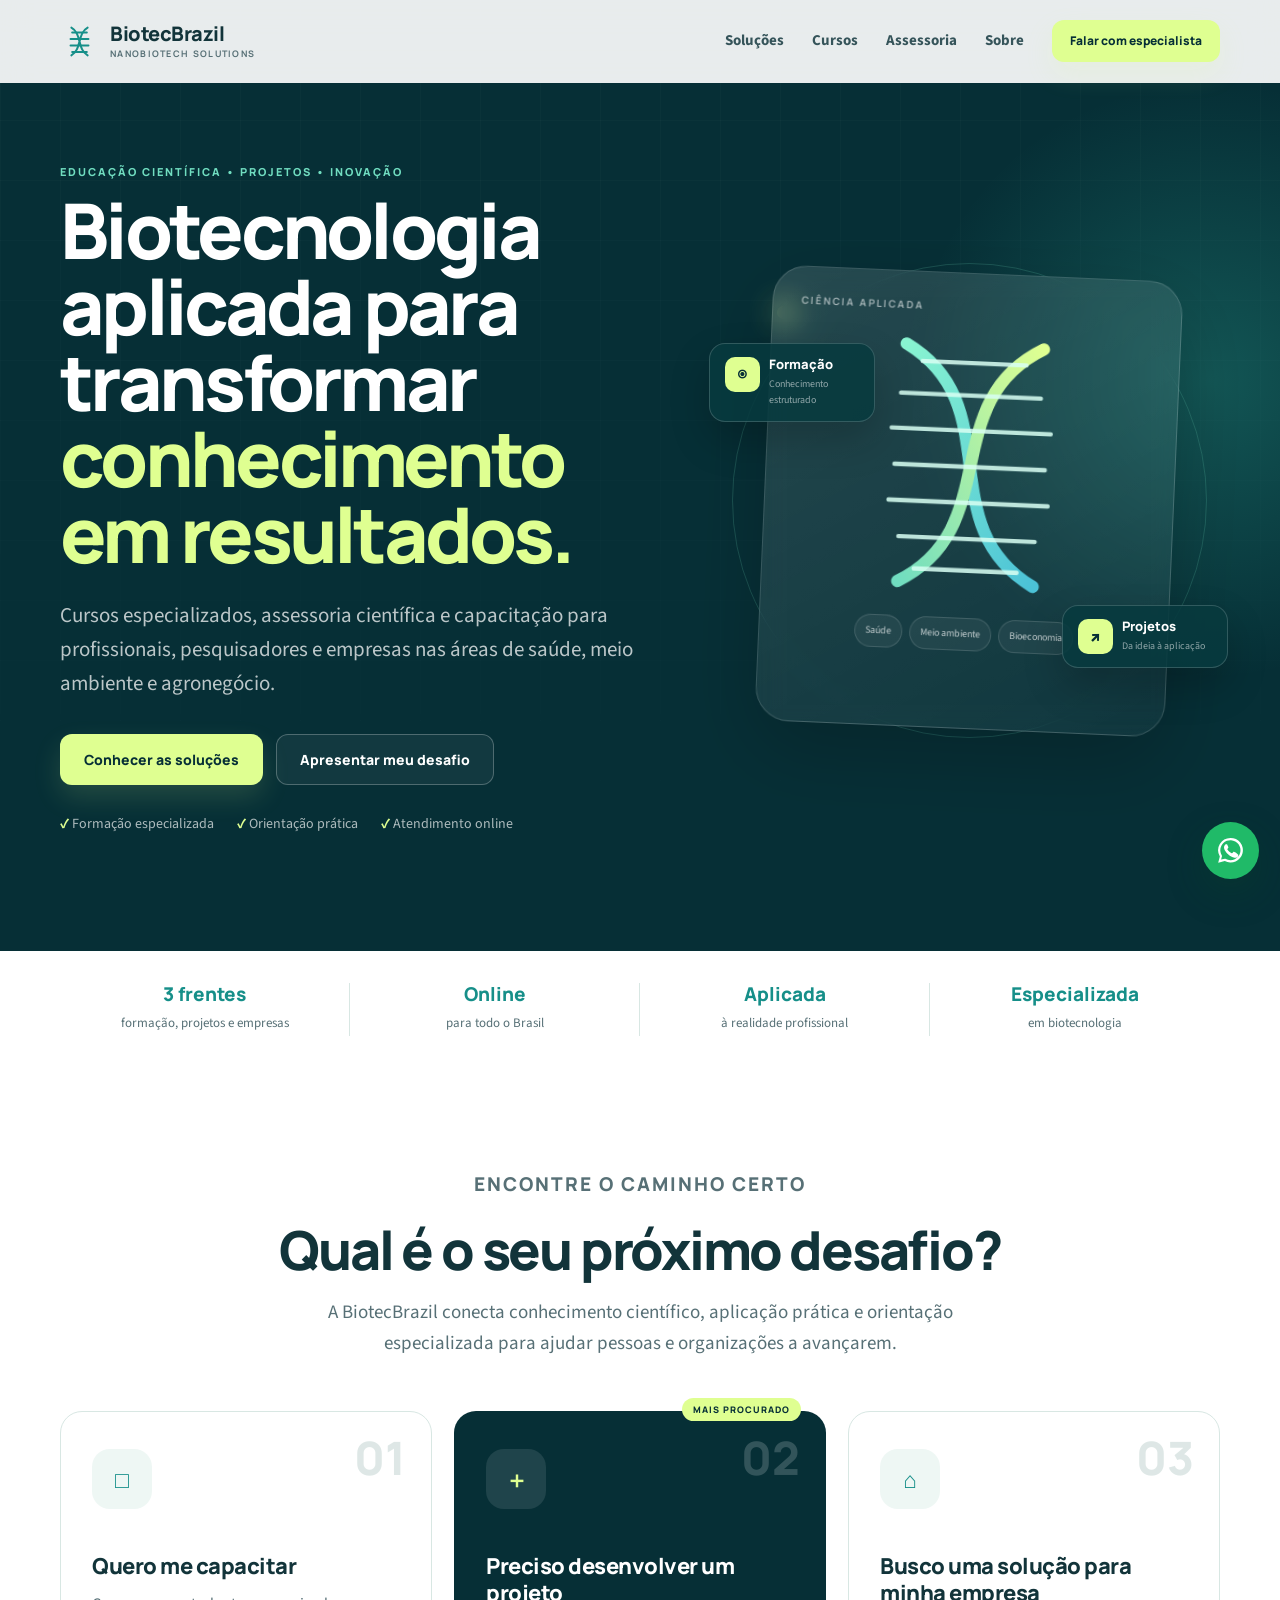
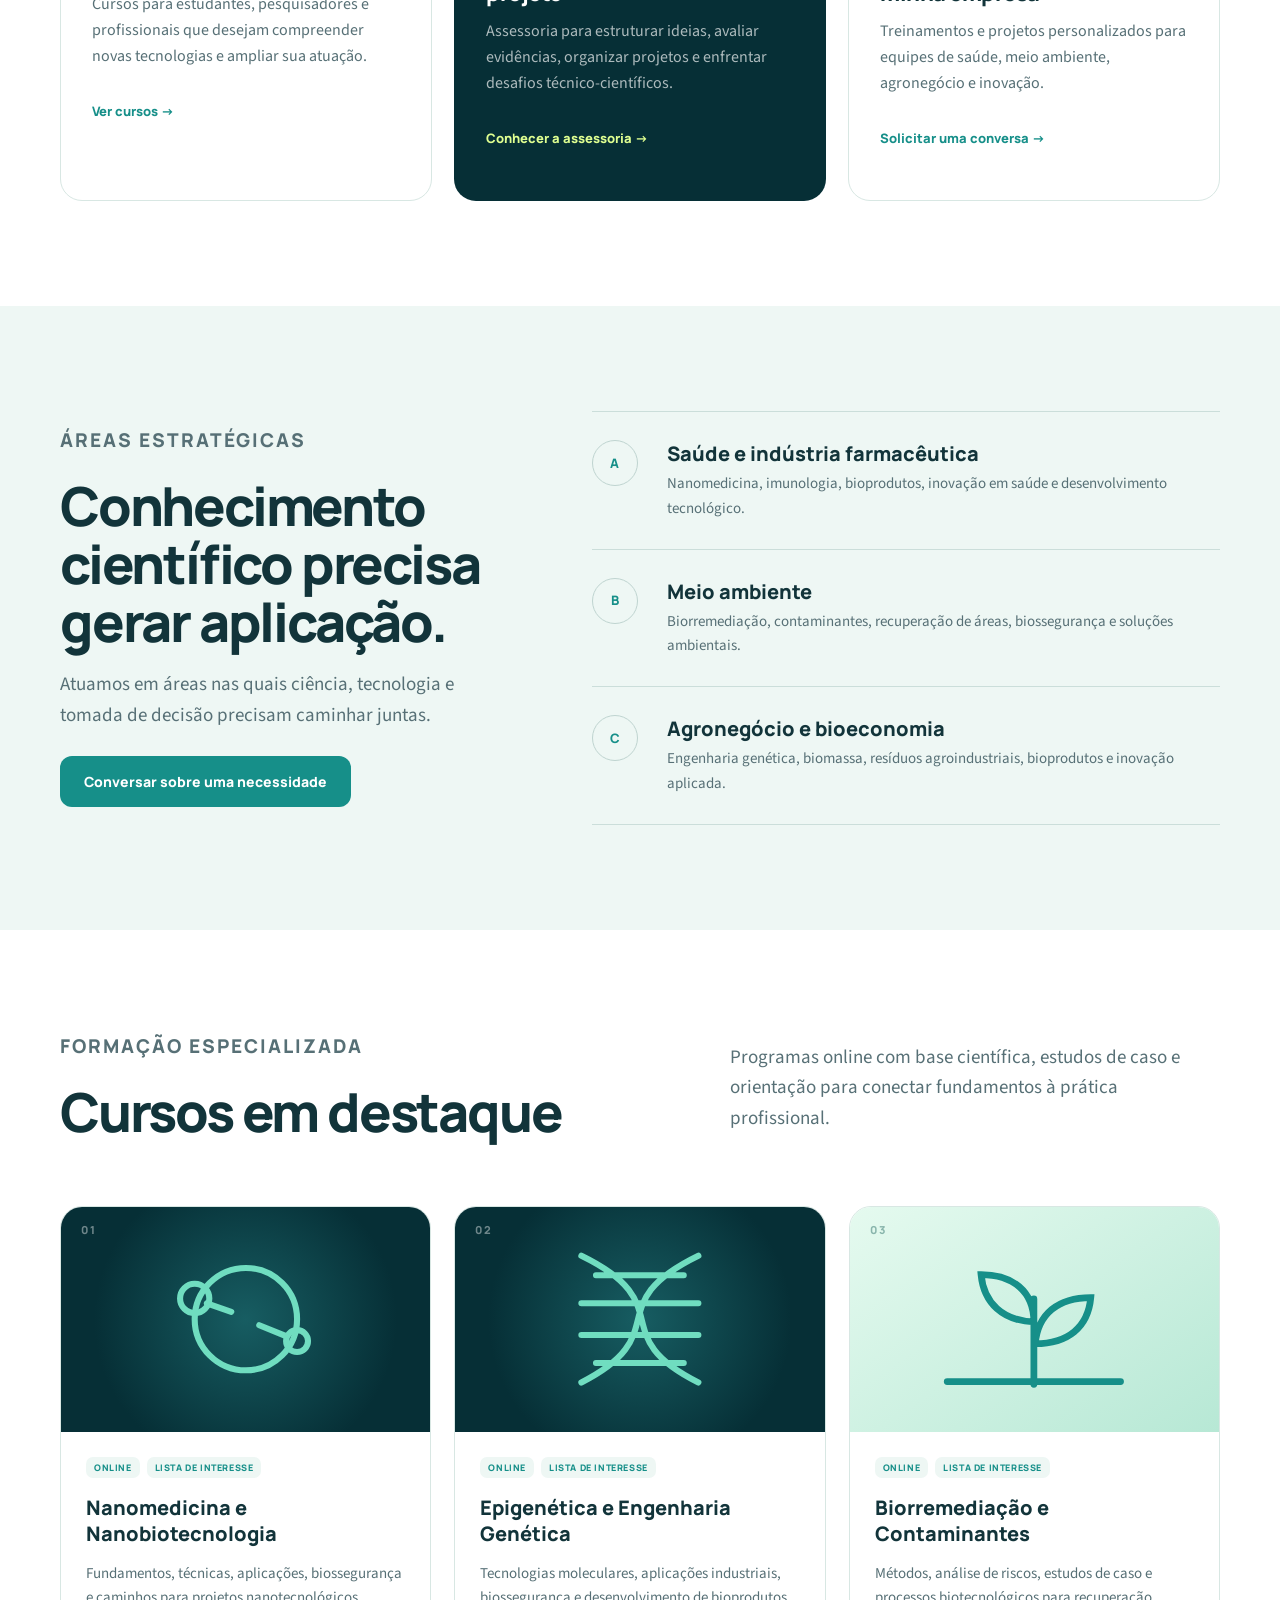
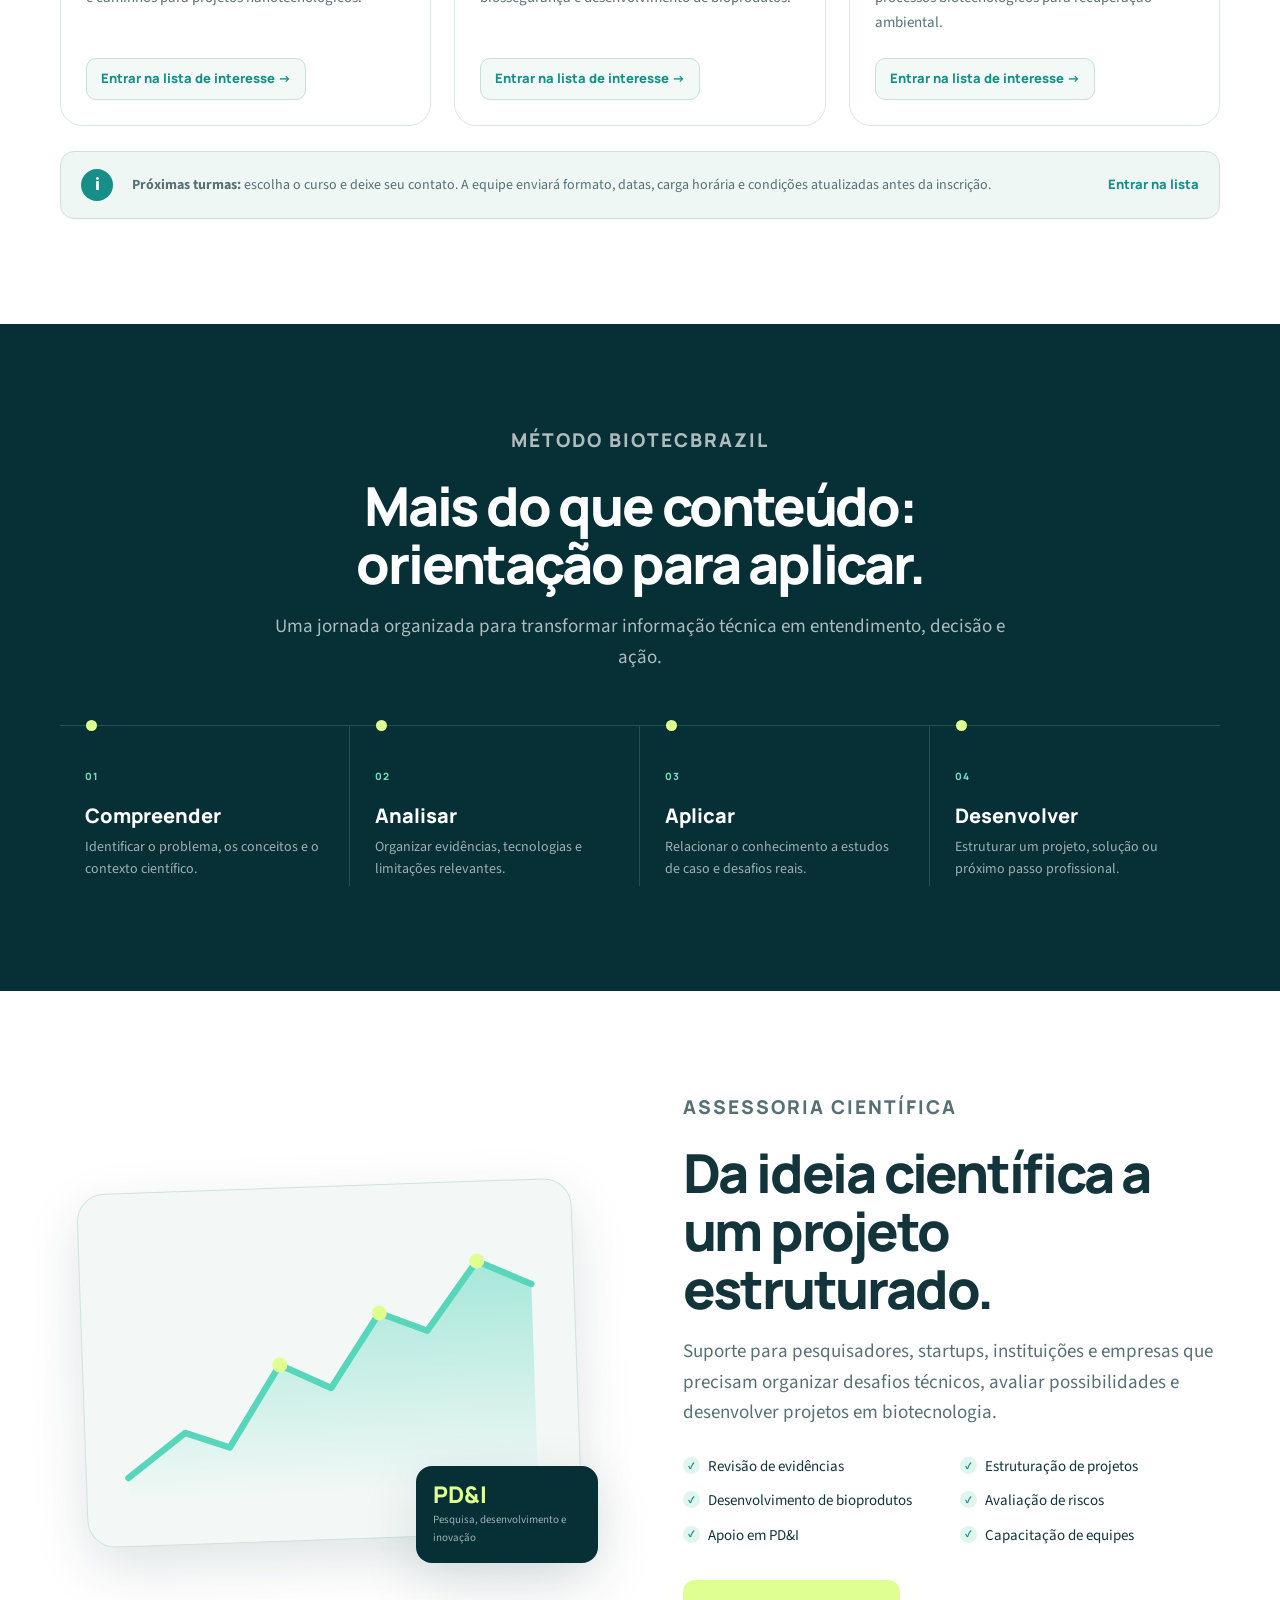
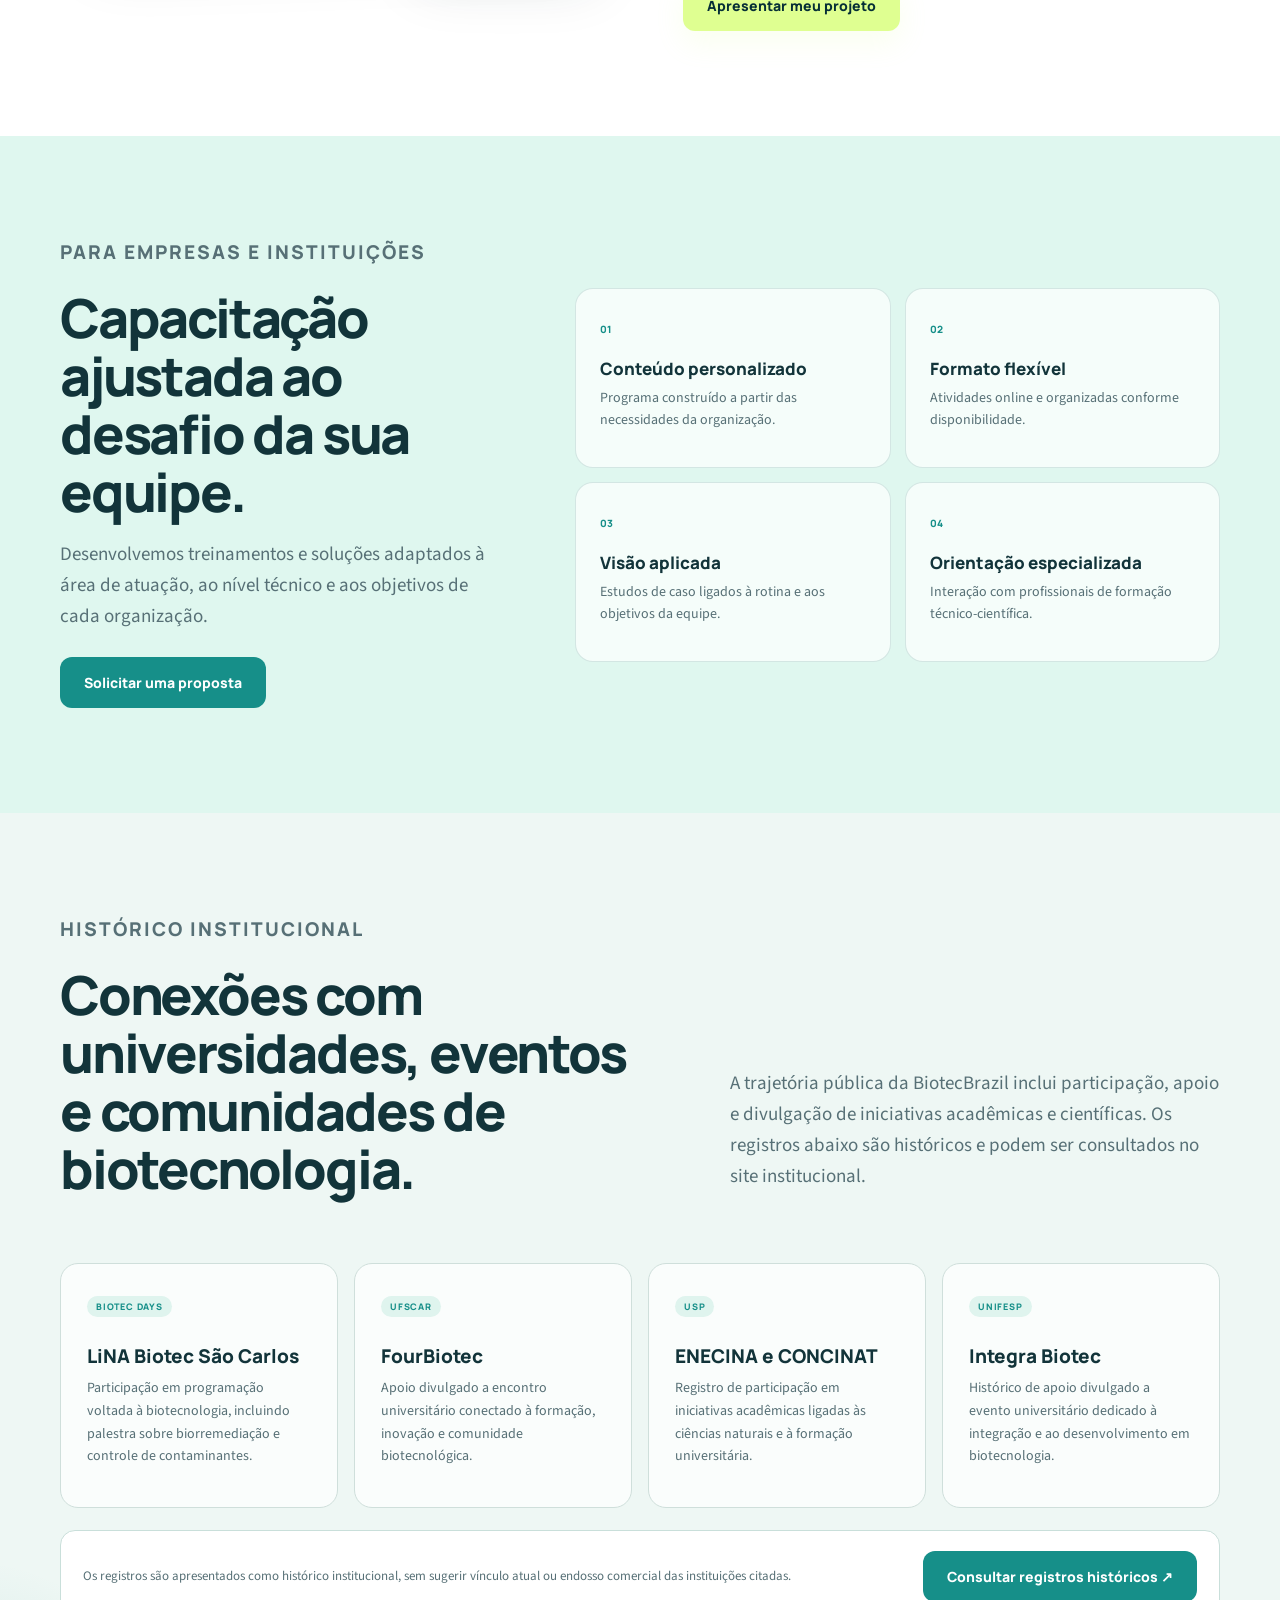
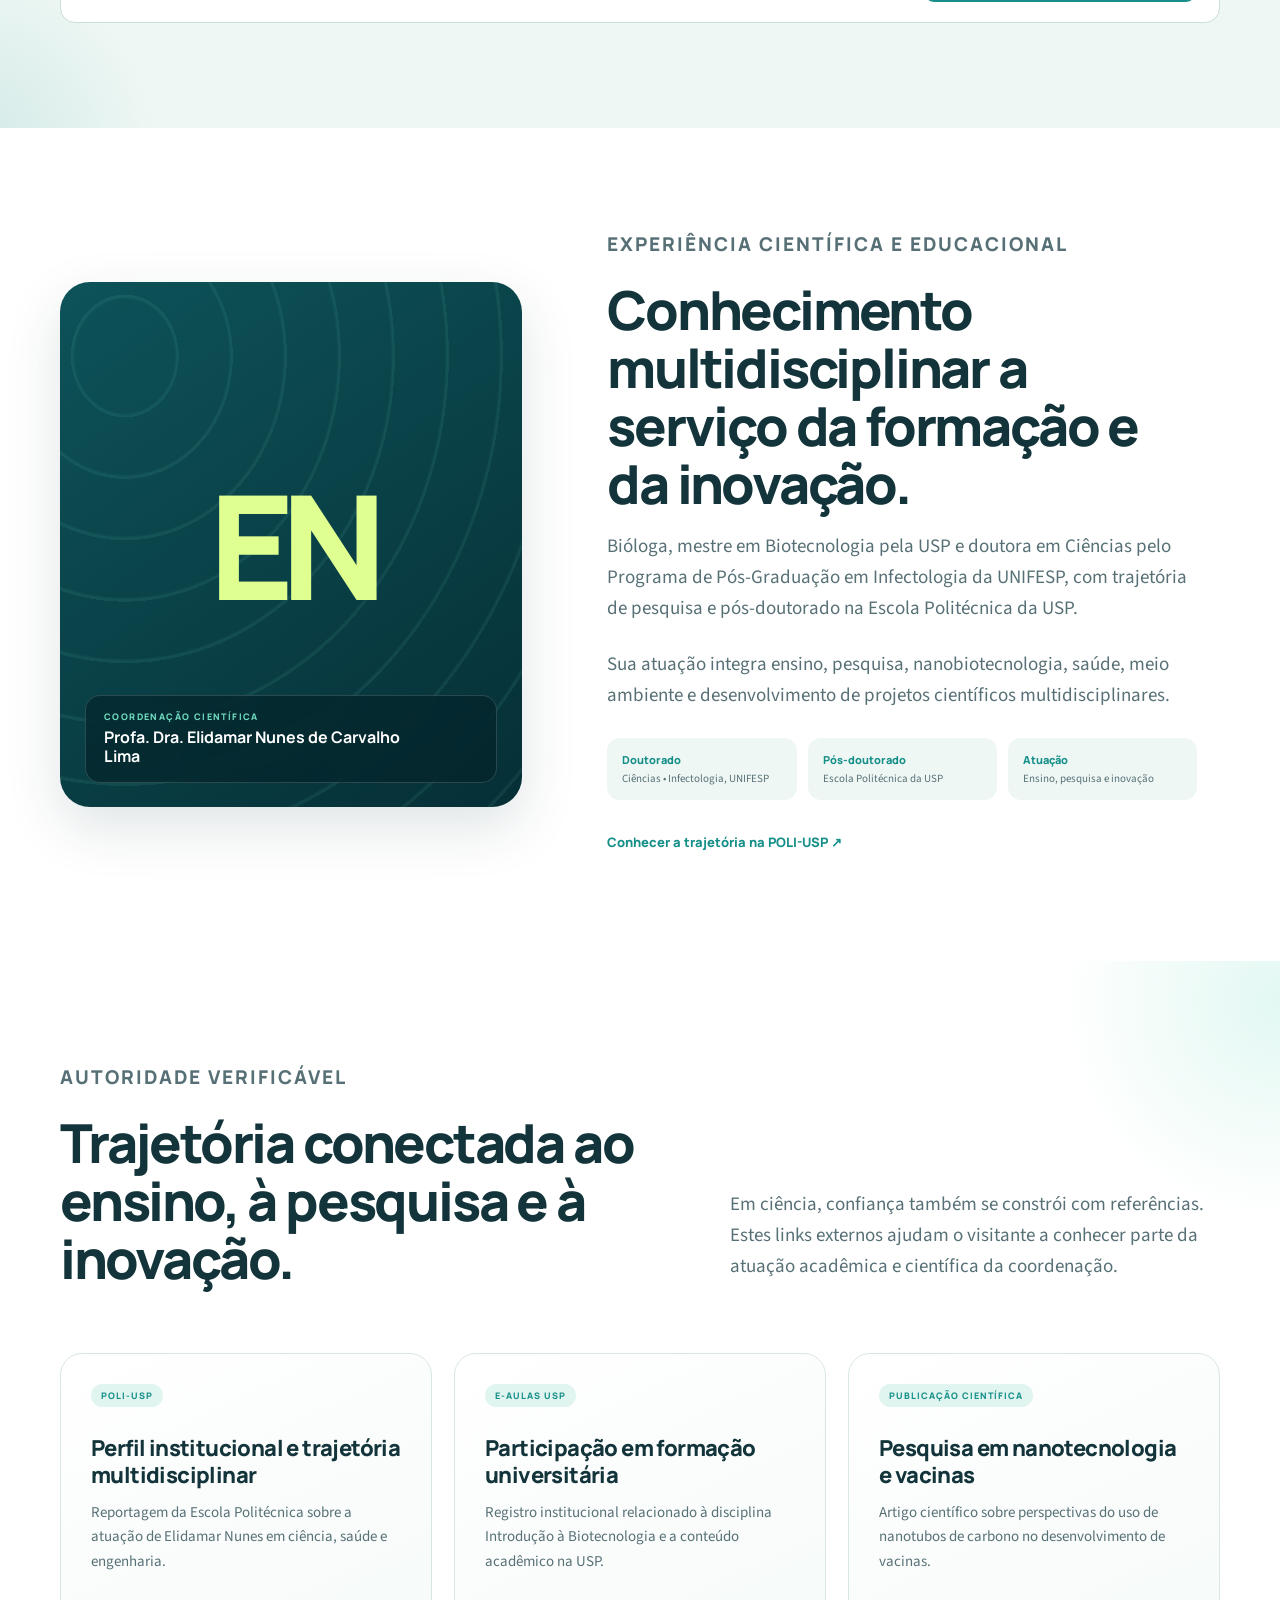
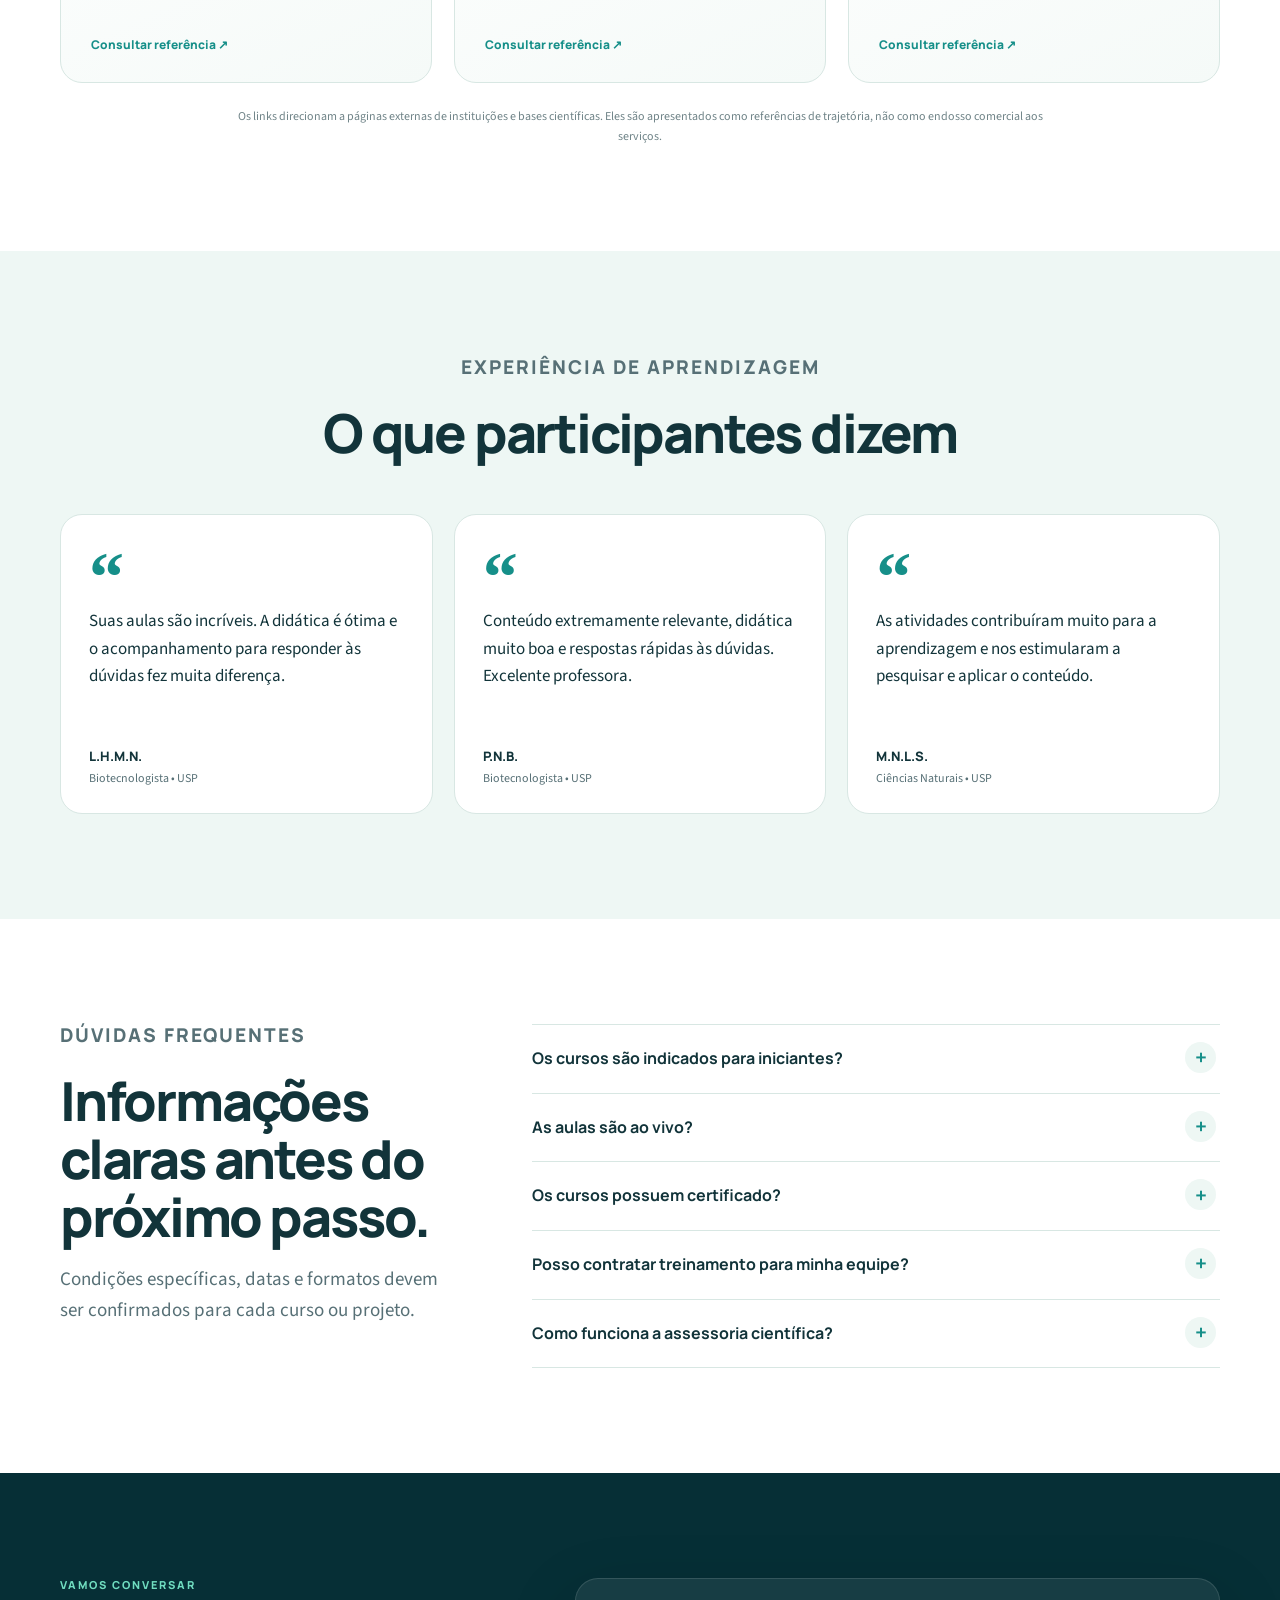
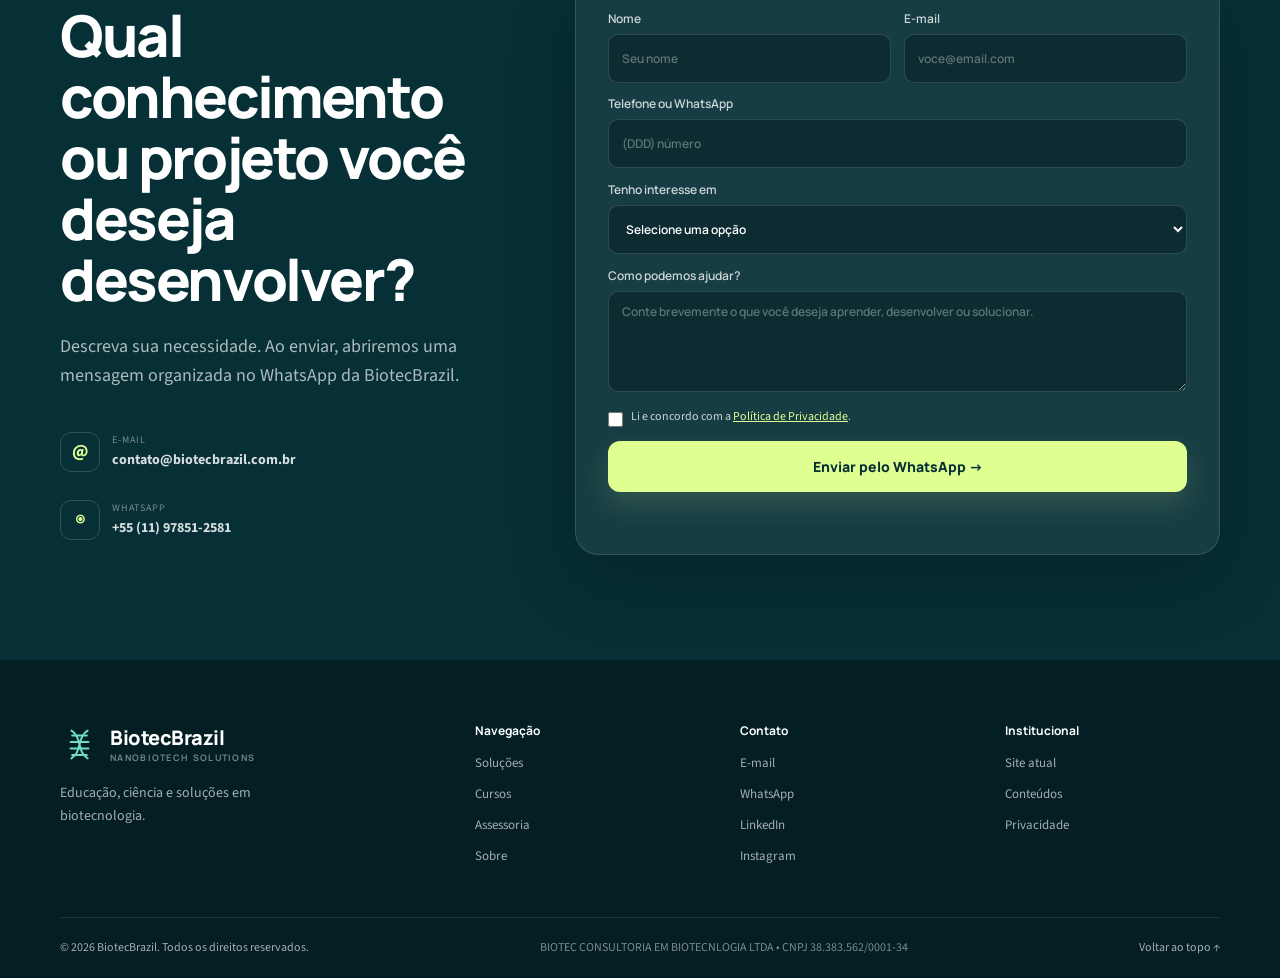
<file: index.html>
<!doctype html>
<html lang="pt-BR">
<head>
  <meta charset="utf-8">
  <meta name="viewport" content="width=device-width,initial-scale=1">
  <meta name="theme-color" content="#062f36">
  <meta name="description" content="Cursos especializados, assessoria científica e capacitação para profissionais, pesquisadores e empresas em biotecnologia.">
  <meta property="og:type" content="website">
  <meta property="og:locale" content="pt_BR">
  <meta property="og:title" content="BiotecBrazil | Ciência aplicada para gerar resultados">
  <meta property="og:description" content="Formação, assessoria científica e soluções para transformar conhecimento em projetos de biotecnologia.">
  <meta property="og:image" content="assets/social-card.svg">
  <title>BiotecBrazil | Ciência aplicada para gerar resultados</title>
  <link rel="preconnect" href="https://fonts.googleapis.com">
  <link rel="preconnect" href="https://fonts.gstatic.com" crossorigin>
  <link href="https://fonts.googleapis.com/css2?family=Manrope:wght@400;600;700;800&family=Source+Sans+3:wght@400;500;600;700&display=swap" rel="stylesheet">
  <link rel="icon" href="assets/favicon.svg" type="image/svg+xml">
  <link rel="stylesheet" href="styles.css">
  <script src="script.js" defer></script>
</head>
<body>
<a class="skip-link" href="#conteudo">Ir para o conteúdo</a>
<header class="site-header" id="topo">
  <div class="container header-inner">
    <a class="brand" href="#topo" aria-label="BiotecBrazil, página inicial">
      <svg class="brand-mark" viewBox="0 0 48 48" aria-hidden="true"><path d="M14 7c13 7 7 27 20 34M34 7c-13 7-7 27-20 34"/><path d="M15 13h18M13 21h22M13 29h22M15 37h18"/></svg>
      <span><strong>BiotecBrazil</strong><small>Nanobiotech Solutions</small></span>
    </a>
    <button class="menu-toggle" type="button" aria-expanded="false" aria-controls="main-nav"><span></span><span></span><span></span><span class="sr-only">Abrir menu</span></button>
    <nav class="main-nav" id="main-nav" aria-label="Navegação principal">
      <a href="#solucoes">Soluções</a><a href="#cursos">Cursos</a><a href="#assessoria">Assessoria</a><a href="#sobre">Sobre</a>
      <a class="button button-sm button-primary" href="#contato">Falar com especialista</a>
    </nav>
  </div>
</header>
<main id="conteudo">
  <section class="hero section-dark">
    <div class="container hero-grid">
      <div class="hero-copy reveal">
        <p class="eyebrow eyebrow-light">Educação científica • Projetos • Inovação</p>
        <h1>Biotecnologia aplicada para transformar <span>conhecimento em resultados.</span></h1>
        <p class="hero-lead">Cursos especializados, assessoria científica e capacitação para profissionais, pesquisadores e empresas nas áreas de saúde, meio ambiente e agronegócio.</p>
        <div class="hero-actions"><a class="button button-primary" href="#solucoes">Conhecer as soluções</a><a class="button button-ghost" href="#contato">Apresentar meu desafio</a></div>
        <ul class="trust-list"><li><span>✓</span> Formação especializada</li><li><span>✓</span> Orientação prática</li><li><span>✓</span> Atendimento online</li></ul>
      </div>
      <div class="hero-visual reveal" aria-label="Ilustração de biotecnologia aplicada">
        <div class="orbit"></div>
        <div class="science-card">
          <div class="mini-label">CIÊNCIA APLICADA</div>
          <svg class="dna-illustration" viewBox="0 0 340 330" aria-hidden="true"><defs><linearGradient id="a" x1="0" y1="0" x2="1" y2="1"><stop stop-color="#89f4d1"/><stop offset="1" stop-color="#4bc2d7"/></linearGradient><linearGradient id="b" x1="1" y1="0" x2="0" y2="1"><stop stop-color="#dfff91"/><stop offset="1" stop-color="#70ddc0"/></linearGradient></defs><path d="M92 30c120 65 35 205 155 270" fill="none" stroke="url(#a)" stroke-width="14" stroke-linecap="round"/><path d="M248 30C128 95 213 235 93 300" fill="none" stroke="url(#b)" stroke-width="14" stroke-linecap="round"/><g stroke="#d8fff3" stroke-width="5" stroke-linecap="round" opacity=".86"><path d="M111 49h118M88 86h159M79 126h181M84 167h171M79 208h181M92 249h155M111 285h117"/></g></svg>
          <div class="visual-caption"><span>Saúde</span><span>Meio ambiente</span><span>Bioeconomia</span></div>
        </div>
        <div class="float-card float-a"><span class="float-icon">◉</span><strong>Formação</strong><small>Conhecimento estruturado</small></div>
        <div class="float-card float-b"><span class="float-icon">↗</span><strong>Projetos</strong><small>Da ideia à aplicação</small></div>
      </div>
    </div>
  </section>
  <section class="metrics" aria-label="Áreas e formatos de atuação"><div class="container metrics-grid"><div><strong>3 frentes</strong><span>formação, projetos e empresas</span></div><div><strong>Online</strong><span>para todo o Brasil</span></div><div><strong>Aplicada</strong><span>à realidade profissional</span></div><div><strong>Especializada</strong><span>em biotecnologia</span></div></div></section>

  <section class="section" id="solucoes">
    <div class="container">
      <div class="section-heading center reveal"><p class="eyebrow">Encontre o caminho certo</p><h2>Qual é o seu próximo desafio?</h2><p>A BiotecBrazil conecta conhecimento científico, aplicação prática e orientação especializada para ajudar pessoas e organizações a avançarem.</p></div>
      <div class="card-grid">
        <article class="path-card reveal"><div class="path-number">01</div><div class="icon-box">□</div><h3>Quero me capacitar</h3><p>Cursos para estudantes, pesquisadores e profissionais que desejam compreender novas tecnologias e ampliar sua atuação.</p><a class="text-link" href="#cursos">Ver cursos →</a></article>
        <article class="path-card featured reveal"><div class="path-badge">Mais procurado</div><div class="path-number">02</div><div class="icon-box">＋</div><h3>Preciso desenvolver um projeto</h3><p>Assessoria para estruturar ideias, avaliar evidências, organizar projetos e enfrentar desafios técnico-científicos.</p><a class="text-link" href="#assessoria">Conhecer a assessoria →</a></article>
        <article class="path-card reveal"><div class="path-number">03</div><div class="icon-box">⌂</div><h3>Busco uma solução para minha empresa</h3><p>Treinamentos e projetos personalizados para equipes de saúde, meio ambiente, agronegócio e inovação.</p><a class="text-link" href="#empresas">Solicitar uma conversa →</a></article>
      </div>
    </div>
  </section>

  <section class="section section-soft" id="areas">
    <div class="container split">
      <div class="section-heading reveal"><p class="eyebrow">Áreas estratégicas</p><h2>Conhecimento científico precisa gerar aplicação.</h2><p>Atuamos em áreas nas quais ciência, tecnologia e tomada de decisão precisam caminhar juntas.</p><a class="button button-secondary" href="#contato">Conversar sobre uma necessidade</a></div>
      <div class="expertise">
        <article class="reveal"><b>A</b><div><h3>Saúde e indústria farmacêutica</h3><p>Nanomedicina, imunologia, bioprodutos, inovação em saúde e desenvolvimento tecnológico.</p></div></article>
        <article class="reveal"><b>B</b><div><h3>Meio ambiente</h3><p>Biorremediação, contaminantes, recuperação de áreas, biossegurança e soluções ambientais.</p></div></article>
        <article class="reveal"><b>C</b><div><h3>Agronegócio e bioeconomia</h3><p>Engenharia genética, biomassa, resíduos agroindustriais, bioprodutos e inovação aplicada.</p></div></article>
      </div>
    </div>
  </section>

  <section class="section" id="cursos">
    <div class="container">
      <div class="section-heading heading-row reveal"><div><p class="eyebrow">Formação especializada</p><h2>Cursos em destaque</h2></div><p>Programas online com base científica, estudos de caso e orientação para conectar fundamentos à prática profissional.</p></div>
      <div class="course-grid">
        <article class="course-card reveal"><div class="course-art"><span>01</span><svg viewBox="0 0 200 120"><circle cx="100" cy="60" r="42"/><circle cx="58" cy="43" r="12"/><circle cx="142" cy="78" r="9"/><path d="M68 47 88 54M133 74l-22-9"/></svg></div><div class="course-content"><div class="course-meta"><span>Online</span><span>Lista de interesse</span></div><h3>Nanomedicina e Nanobiotecnologia</h3><p>Fundamentos, técnicas, aplicações, biossegurança e caminhos para projetos nanotecnológicos.</p><a class="text-link" href="https://biotecbrazil.com.br/curso-nanomedicina-e-nanobiotecnologia/" target="_blank" rel="noopener">Conhecer o curso ↗</a></div></article>
        <article class="course-card reveal"><div class="course-art"><span>02</span><svg viewBox="0 0 200 120"><path d="M52 8c82 40 18 65 96 104M148 8C66 48 130 72 52 112M64 24h72M52 47h96M52 73h96M64 96h72"/></svg></div><div class="course-content"><div class="course-meta"><span>Online</span><span>Lista de interesse</span></div><h3>Epigenética e Engenharia Genética</h3><p>Tecnologias moleculares, aplicações industriais, biossegurança e desenvolvimento de bioprodutos.</p><a class="text-link" href="https://biotecbrazil.com.br/curso-epigenetica-e-engenharia-genetica/" target="_blank" rel="noopener">Conhecer o curso ↗</a></div></article>
        <article class="course-card reveal"><div class="course-art env"><span>03</span><svg viewBox="0 0 180 120"><path d="M90 108V45M90 62C67 61 53 48 51 27c23 0 39 12 39 35ZM91 78c24 0 39-12 41-34-24 0-39 12-41 34ZM26 106h128"/></svg></div><div class="course-content"><div class="course-meta"><span>Online</span><span>Lista de interesse</span></div><h3>Biorremediação e Contaminantes</h3><p>Métodos, análise de riscos, estudos de caso e processos biotecnológicos para recuperação ambiental.</p><a class="text-link" href="https://biotecbrazil.com.br/curso-de-remediacao/" target="_blank" rel="noopener">Conhecer o curso ↗</a></div></article>
      </div>
      <div class="course-note reveal"><b>i</b><p><strong>Datas e turmas:</strong> esta versão não anuncia datas antigas. O visitante entra em uma lista de interesse até a confirmação da próxima turma.</p><a class="text-link" href="#contato">Entrar na lista</a></div>
    </div>
  </section>

  <section class="section section-dark" id="metodo">
    <div class="container"><div class="section-heading center reveal"><p class="eyebrow eyebrow-light">Método BiotecBrazil</p><h2>Mais do que conteúdo: orientação para aplicar.</h2><p>Uma jornada organizada para transformar informação técnica em entendimento, decisão e ação.</p></div>
      <div class="method-grid"><article class="method-step reveal"><span>01</span><h3>Compreender</h3><p>Identificar o problema, os conceitos e o contexto científico.</p></article><article class="method-step reveal"><span>02</span><h3>Analisar</h3><p>Organizar evidências, tecnologias e limitações relevantes.</p></article><article class="method-step reveal"><span>03</span><h3>Aplicar</h3><p>Relacionar o conhecimento a estudos de caso e desafios reais.</p></article><article class="method-step reveal"><span>04</span><h3>Desenvolver</h3><p>Estruturar um projeto, solução ou próximo passo profissional.</p></article></div>
    </div>
  </section>

  <section class="section" id="assessoria">
    <div class="container assessment">
      <div class="lab reveal" aria-hidden="true"><div class="lab-panel"><svg viewBox="0 0 420 290"><defs><linearGradient id="chart" x1="0" y1="0" x2="0" y2="1"><stop stop-color="#58d6bc" stop-opacity=".5"/><stop offset="1" stop-color="#58d6bc" stop-opacity="0"/></linearGradient></defs><path d="M20 245 74 205 115 220 164 145 211 168 258 100 302 118 350 55 400 78V270H20Z" fill="url(#chart)"/><path d="M20 245 74 205 115 220 164 145 211 168 258 100 302 118 350 55 400 78" fill="none" stroke="#58d6bc" stroke-width="6" stroke-linecap="round" stroke-linejoin="round"/><g fill="#dfff91"><circle cx="164" cy="145" r="7"/><circle cx="258" cy="100" r="7"/><circle cx="350" cy="55" r="7"/></g></svg></div><div class="lab-badge"><strong>PD&amp;I</strong><span>Pesquisa, desenvolvimento e inovação</span></div></div>
      <div class="section-heading reveal"><p class="eyebrow">Assessoria científica</p><h2>Da ideia científica a um projeto estruturado.</h2><p>Suporte para pesquisadores, startups, instituições e empresas que precisam organizar desafios técnicos, avaliar possibilidades e desenvolver projetos em biotecnologia.</p><ul class="checks"><li>Revisão de evidências</li><li>Estruturação de projetos</li><li>Desenvolvimento de bioprodutos</li><li>Avaliação de riscos</li><li>Apoio em PD&amp;I</li><li>Capacitação de equipes</li></ul><a class="button button-primary" href="#contato" data-interest="Assessoria científica">Apresentar meu projeto</a></div>
    </div>
  </section>

  <section class="section" id="empresas" style="background:#dff7ef">
    <div class="container business"><div class="section-heading reveal"><p class="eyebrow">Para empresas e instituições</p><h2>Capacitação ajustada ao desafio da sua equipe.</h2><p>Desenvolvemos treinamentos e soluções adaptados à área de atuação, ao nível técnico e aos objetivos de cada organização.</p><a class="button button-secondary" href="#contato" data-interest="Treinamento para empresa">Solicitar uma proposta</a></div><div class="option-grid"><article class="option reveal"><span>01</span><h3>Conteúdo personalizado</h3><p>Programa construído a partir das necessidades da organização.</p></article><article class="option reveal"><span>02</span><h3>Formato flexível</h3><p>Atividades online e organizadas conforme disponibilidade.</p></article><article class="option reveal"><span>03</span><h3>Visão aplicada</h3><p>Estudos de caso ligados à rotina e aos objetivos da equipe.</p></article><article class="option reveal"><span>04</span><h3>Orientação especializada</h3><p>Interação com profissionais de formação técnico-científica.</p></article></div></div>
  </section>

  <section class="section" id="sobre">
    <div class="container expert-grid"><div class="portrait reveal"><div class="portrait-initials">EN</div><div class="portrait-label"><span>Coordenação científica</span><strong>Profa. Dra. Elidamar Nunes</strong></div></div><div class="section-heading reveal"><p class="eyebrow">Experiência científica e educacional</p><h2>Conhecimento multidisciplinar a serviço da formação e da inovação.</h2><p>Bióloga, doutora em Medicina-Genoma pela UNIFESP, mestre em Biotecnologias e com pós-doutorado na Escola Politécnica da USP.</p><p>Sua trajetória reúne ensino, pesquisa, desenvolvimento científico e capacitação em nanotecnologia, biotecnologia, saúde e meio ambiente.</p><div class="qualification"><div><strong>Doutorado</strong><span>Medicina-Genoma</span></div><div><strong>Pós-doutorado</strong><span>Escola Politécnica da USP</span></div><div><strong>Atuação</strong><span>Ensino, pesquisa e projetos</span></div></div><a class="text-link" href="https://biotecbrazil.com.br/" target="_blank" rel="noopener">Conhecer a trajetória completa ↗</a></div></div>
  </section>

  <section class="section section-soft" id="depoimentos">
    <div class="container"><div class="section-heading center reveal"><p class="eyebrow">Experiência de aprendizagem</p><h2>O que participantes dizem</h2></div><div class="testimonial-grid"><blockquote class="testimonial reveal"><div class="quote">“</div><p>Suas aulas são incríveis. A didática é ótima e o acompanhamento para responder às dúvidas fez muita diferença.</p><footer><strong>L.H.M.N.</strong><span>Biotecnologista • USP</span></footer></blockquote><blockquote class="testimonial reveal"><div class="quote">“</div><p>Conteúdo extremamente relevante, didática muito boa e respostas rápidas às dúvidas. Excelente professora.</p><footer><strong>P.N.B.</strong><span>Biotecnologista • USP</span></footer></blockquote><blockquote class="testimonial reveal"><div class="quote">“</div><p>As atividades contribuíram muito para a aprendizagem e nos estimularam a pesquisar e aplicar o conteúdo.</p><footer><strong>M.N.L.S.</strong><span>Ciências Naturais • USP</span></footer></blockquote></div></div>
  </section>

  <section class="section" id="faq"><div class="container faq"><div class="section-heading reveal"><p class="eyebrow">Dúvidas frequentes</p><h2>Informações claras antes do próximo passo.</h2><p>Condições específicas, datas e formatos devem ser confirmados para cada curso ou projeto.</p></div><div class="faq-list reveal"><details><summary>Os cursos são indicados para iniciantes?</summary><p>Cada programa informa o nível recomendado. Há formações introdutórias e outras destinadas a profissionais e pesquisadores com experiência.</p></details><details><summary>As aulas são ao vivo?</summary><p>A modalidade depende da turma. A confirmação de formato, datas e acesso é enviada antes da matrícula.</p></details><details><summary>Os cursos possuem certificado?</summary><p>Critérios de emissão, carga horária, participação e avaliação são apresentados nas condições de cada curso.</p></details><details><summary>Posso contratar treinamento para minha equipe?</summary><p>Sim. O conteúdo pode ser ajustado a empresas, laboratórios, instituições, startups e grupos de pesquisa.</p></details><details><summary>Como funciona a assessoria científica?</summary><p>Primeiro são analisados o tema, o estágio do projeto e o apoio necessário. Depois é apresentada uma proposta de trabalho.</p></details></div></div></section>

  <section class="contact-section section-dark" id="contato"><div class="container contact-grid"><div class="contact-copy reveal"><p class="eyebrow eyebrow-light">Vamos conversar</p><h2>Qual conhecimento ou projeto você deseja desenvolver?</h2><p>Descreva sua necessidade. Ao enviar, abriremos uma mensagem organizada no WhatsApp da BiotecBrazil.</p><div class="channels"><a href="mailto:contato@biotecbrazil.com.br"><span>@</span><div><small>E-mail</small><strong>contato@biotecbrazil.com.br</strong></div></a><a href="https://wa.me/5511978512581" target="_blank" rel="noopener"><span>◉</span><div><small>WhatsApp</small><strong>+55 (11) 97851-2581</strong></div></a></div></div><form class="contact-form reveal" id="contact-form"><div class="field-row"><label>Nome<input type="text" name="name" autocomplete="name" required placeholder="Seu nome"></label><label>E-mail<input type="email" name="email" autocomplete="email" required placeholder="voce@email.com"></label></div><label>Tenho interesse em<select name="interest" required><option value="">Selecione uma opção</option><option>Curso ou formação</option><option>Assessoria científica</option><option>Treinamento para empresa</option><option>Parceria ou evento</option><option>Outro assunto</option></select></label><label>Como podemos ajudar?<textarea name="message" rows="5" required placeholder="Conte brevemente o que você deseja aprender, desenvolver ou solucionar."></textarea></label><label class="privacy"><input type="checkbox" required><span>Li e concordo com a <a href="https://biotecbrazil.com.br/termos-de-uso-e-politicas-de-privacidade/" target="_blank" rel="noopener">Política de Privacidade</a>.</span></label><button class="button button-primary button-full" type="submit">Enviar pelo WhatsApp →</button><p class="form-note" id="form-note" role="status" aria-live="polite"></p></form></div></section>
</main>
<footer class="site-footer"><div class="container footer-grid"><div><a class="brand footer-brand" href="#topo"><svg class="brand-mark" viewBox="0 0 48 48" aria-hidden="true"><path d="M14 7c13 7 7 27 20 34M34 7c-13 7-7 27-20 34"/><path d="M15 13h18M13 21h22M13 29h22M15 37h18"/></svg><span><strong>BiotecBrazil</strong><small>Nanobiotech Solutions</small></span></a><p>Educação, ciência e soluções em biotecnologia.</p></div><div><strong>Navegação</strong><a href="#solucoes">Soluções</a><a href="#cursos">Cursos</a><a href="#assessoria">Assessoria</a><a href="#sobre">Sobre</a></div><div><strong>Contato</strong><a href="mailto:contato@biotecbrazil.com.br">E-mail</a><a href="https://wa.me/5511978512581" target="_blank" rel="noopener">WhatsApp</a><a href="https://www.linkedin.com/company/biotecbrazil/" target="_blank" rel="noopener">LinkedIn</a><a href="https://www.instagram.com/biotecbrazil/" target="_blank" rel="noopener">Instagram</a></div><div><strong>Institucional</strong><a href="https://biotecbrazil.com.br/" target="_blank" rel="noopener">Site atual</a><a href="https://biotecbrazil.com.br/blog/" target="_blank" rel="noopener">Conteúdos</a><a href="https://biotecbrazil.com.br/termos-de-uso-e-politicas-de-privacidade/" target="_blank" rel="noopener">Privacidade</a></div></div><div class="container footer-bottom"><p>© <span id="current-year"></span> BiotecBrazil. Todos os direitos reservados.</p><a href="#topo">Voltar ao topo ↑</a></div></footer>
<a class="whatsapp-float" href="https://wa.me/5511978512581?text=Ol%C3%A1%2C%20gostaria%20de%20conhecer%20as%20solu%C3%A7%C3%B5es%20da%20BiotecBrazil." target="_blank" rel="noopener" aria-label="Falar com a BiotecBrazil pelo WhatsApp"><svg viewBox="0 0 32 32" aria-hidden="true"><path d="M16 3a12.7 12.7 0 0 0-11 19.1L3.3 28.7l6.8-1.8A12.7 12.7 0 1 0 16 3Zm0 23.1a10.4 10.4 0 0 1-5.3-1.5l-.4-.2-4 .9 1-3.8-.3-.4a10.4 10.4 0 1 1 9 5Zm5.7-7.8c-.3-.2-1.8-.9-2.1-1-.3-.1-.5-.2-.7.2-.2.3-.8 1-.9 1.2-.2.2-.3.2-.7.1-1.9-.9-3.2-1.7-4.5-3.9-.3-.6.3-.6.9-1.8.1-.2.1-.4 0-.6l-1-2.4c-.3-.6-.5-.5-.7-.5h-.6c-.2 0-.6.1-.9.4-.3.3-1.2 1.2-1.2 3s1.3 3.5 1.5 3.8c.2.3 2.6 4 6.4 5.6.9.4 1.6.6 2.1.8.9.3 1.7.3 2.4.2.7-.1 1.8-.7 2.1-1.5.3-.7.3-1.3.2-1.5-.1-.2-.3-.3-.6-.5Z"/></svg></a>
</body>
</html>
</file>
<file: styles.css>
:root{--ink:#12343a;--muted:#577076;--navy:#062f36;--teal:#168f89;--mint:#70ddc0;--lime:#dfff91;--soft:#eef7f4;--line:#d8e7e3;--white:#fff;--shadow:0 20px 55px rgba(6,47,54,.13);--radius:22px;--max:1160px}*{box-sizing:border-box}html{scroll-behavior:smooth;scroll-padding-top:88px}body{margin:0;color:var(--ink);background:#fff;font:18px/1.62 "Source Sans 3",system-ui,sans-serif;text-rendering:optimizeLegibility}body.menu-open{overflow:hidden}a{color:inherit;text-decoration:none}img,svg{display:block;max-width:100%}button,input,select,textarea{font:inherit}.container{width:min(calc(100% - 40px),var(--max));margin:auto}.section{padding:105px 0}.section-dark{color:#fff;background:var(--navy)}.section-soft{background:var(--soft)}.skip-link{position:fixed;z-index:2000;left:14px;top:-80px;padding:10px 15px;border-radius:8px;background:var(--lime);font-weight:800}.skip-link:focus{top:14px}.site-header{position:fixed;z-index:1000;inset:0 0 auto;background:rgba(255,255,255,.91);backdrop-filter:blur(16px);border-bottom:1px solid transparent;transition:.25s}.site-header.scrolled{border-color:var(--line);box-shadow:0 8px 30px rgba(6,47,54,.08)}.header-inner{height:82px;display:flex;align-items:center;justify-content:space-between}.brand{display:flex;align-items:center;gap:11px;line-height:1.05}.brand-mark{width:39px;height:39px;fill:none;stroke:var(--teal);stroke-width:2.5;stroke-linecap:round}.brand strong{display:block;font:800 20px/1 "Manrope",sans-serif;letter-spacing:-.5px}.brand small{display:block;margin-top:5px;color:var(--muted);font:700 9px/1 "Manrope",sans-serif;letter-spacing:1.3px;text-transform:uppercase}.main-nav{display:flex;align-items:center;gap:28px}.main-nav>a:not(.button){font-size:15px;font-weight:700;color:#35545a}.main-nav>a:not(.button):hover{color:var(--teal)}.menu-toggle{display:none;width:44px;height:44px;padding:11px;border:0;border-radius:12px;background:var(--soft)}.menu-toggle span{display:block;width:20px;height:2px;margin:4px auto;border-radius:5px;background:var(--navy);transition:.2s}.sr-only{position:absolute;width:1px;height:1px;padding:0;margin:-1px;overflow:hidden;clip:rect(0,0,0,0);white-space:nowrap;border:0}.button{display:inline-flex;align-items:center;justify-content:center;gap:8px;min-height:51px;padding:0 23px;border:1px solid transparent;border-radius:12px;font:800 14px/1 "Manrope",sans-serif;transition:.2s}.button:hover{transform:translateY(-2px)}.button-primary{color:var(--navy);background:var(--lime);box-shadow:0 12px 28px rgba(223,255,145,.14)}.button-primary:hover{background:#ebffb7}.button-secondary{color:#fff;background:var(--teal)}.button-ghost{color:#fff;border-color:rgba(255,255,255,.25);background:rgba(255,255,255,.05)}.button-sm{min-height:42px;padding:0 17px;font-size:12px}.button-full{width:100%}.eyebrow{margin:0 0 14px;color:var(--teal);font:800 11px/1.2 "Manrope",sans-serif;letter-spacing:2px;text-transform:uppercase}.eyebrow-light{color:var(--mint)}.section-heading{max-width:590px}.section-heading.center{max-width:735px;margin:0 auto 52px;text-align:center}.section-heading h2{margin:0 0 19px;font:800 clamp(34px,4.2vw,54px)/1.08 "Manrope",sans-serif;letter-spacing:-2.2px}.section-heading p{margin:0 0 25px;color:var(--muted);font-size:19px}.section-dark .section-heading p{color:rgba(255,255,255,.68)}.heading-row{max-width:none;display:grid;grid-template-columns:1.1fr .9fr;gap:70px;align-items:end;margin-bottom:46px}.hero{position:relative;min-height:800px;padding:165px 0 115px;overflow:hidden}.hero:before{content:"";position:absolute;inset:0;background-image:linear-gradient(rgba(255,255,255,.025) 1px,transparent 1px),linear-gradient(90deg,rgba(255,255,255,.025) 1px,transparent 1px);background-size:60px 60px;mask-image:linear-gradient(#000,transparent)}.hero:after{content:"";position:absolute;width:620px;height:620px;right:-240px;top:70px;border-radius:50%;background:radial-gradient(circle,rgba(55,202,177,.25),transparent 68%)}.hero-grid{position:relative;z-index:2;display:grid;grid-template-columns:1.08fr .92fr;gap:70px;align-items:center}.hero h1{margin:0 0 26px;font:800 clamp(48px,6vw,78px)/.99 "Manrope",sans-serif;letter-spacing:-3.7px}.hero h1 span{color:var(--lime)}.hero-lead{max-width:680px;margin:0;color:rgba(255,255,255,.73);font-size:21px}.hero-actions{display:flex;flex-wrap:wrap;gap:13px;margin:34px 0 28px}.trust-list{display:flex;flex-wrap:wrap;gap:10px 23px;margin:0;padding:0;list-style:none;color:rgba(255,255,255,.67);font-size:14px}.trust-list span{color:var(--lime);font-weight:800}.hero-visual{position:relative;min-height:515px;display:grid;place-items:center}.science-card{position:relative;z-index:2;width:min(410px,88%);aspect-ratio:.9;padding:28px;border:1px solid rgba(255,255,255,.15);border-radius:34px;background:linear-gradient(150deg,rgba(255,255,255,.12),rgba(255,255,255,.035));box-shadow:0 28px 80px rgba(0,0,0,.2);backdrop-filter:blur(14px);transform:rotate(2.5deg)}.mini-label{color:rgba(255,255,255,.58);font:700 10px/1 "Manrope",sans-serif;letter-spacing:2px}.dna-illustration{width:85%;margin:8px auto}.visual-caption{display:flex;justify-content:center;gap:7px;flex-wrap:wrap}.visual-caption span{padding:7px 10px;border:1px solid rgba(255,255,255,.14);border-radius:999px;color:rgba(255,255,255,.72);background:rgba(255,255,255,.05);font-size:10px}.orbit{position:absolute;width:475px;height:475px;border:1px solid rgba(112,221,192,.19);border-radius:50%;animation:spin 28s linear infinite}.orbit:after{content:"";position:absolute;left:44px;top:42px;width:13px;height:13px;border-radius:50%;background:var(--lime);box-shadow:0 0 30px var(--lime)}.float-card{position:absolute;z-index:3;min-width:166px;padding:13px 15px;border:1px solid rgba(255,255,255,.17);border-radius:16px;background:rgba(8,58,63,.87);box-shadow:0 18px 40px rgba(0,0,0,.2);animation:float 5s ease-in-out infinite}.float-card strong,.float-card small{display:block}.float-card strong{font:800 13px/1.2 "Manrope",sans-serif}.float-card small{margin-top:3px;color:rgba(255,255,255,.55);font-size:10px}.float-a{left:-10px;top:100px}.float-b{right:-8px;bottom:90px;animation-direction:reverse}.float-icon{float:left;display:grid;place-items:center;width:35px;height:35px;margin-right:9px;border-radius:10px;color:var(--navy);background:var(--lime);font-weight:800}@keyframes spin{to{transform:rotate(360deg)}}@keyframes float{50%{transform:translateY(-10px)}}.metrics{position:relative;z-index:4;padding:32px 0;background:#fff}.metrics-grid{display:grid;grid-template-columns:repeat(4,1fr)}.metrics-grid div{text-align:center;padding:0 20px;border-right:1px solid var(--line)}.metrics-grid div:last-child{border:0}.metrics strong{display:block;color:var(--teal);font:800 19px/1.25 "Manrope",sans-serif}.metrics span{color:var(--muted);font-size:13px}.card-grid{display:grid;grid-template-columns:repeat(3,1fr);gap:22px}.path-card{position:relative;min-height:390px;padding:37px 31px 29px;border:1px solid var(--line);border-radius:var(--radius);background:#fff;transition:.25s}.path-card:hover,.course-card:hover{transform:translateY(-7px);box-shadow:var(--shadow)}.path-card.featured{color:#fff;border-color:transparent;background:var(--navy)}.path-number{position:absolute;right:25px;top:23px;color:#c4d5d2;font:800 46px/1 "Manrope",sans-serif;opacity:.55}.featured .path-number{color:rgba(255,255,255,.18);opacity:1}.path-badge{position:absolute;right:24px;top:-14px;padding:7px 11px;border-radius:999px;color:var(--navy);background:var(--lime);font:800 9px/1 "Manrope",sans-serif;letter-spacing:1px;text-transform:uppercase}.icon-box{display:grid;place-items:center;width:60px;height:60px;margin-bottom:44px;border-radius:18px;background:var(--soft);color:var(--teal);font:800 23px/1 "Manrope",sans-serif}.featured .icon-box{color:var(--lime);background:rgba(255,255,255,.1)}.path-card h3{margin:0 0 12px;font:800 22px/1.22 "Manrope",sans-serif;letter-spacing:-.5px}.path-card p{margin:0 0 26px;color:var(--muted);font-size:16px}.featured p{color:rgba(255,255,255,.67)}.text-link{display:inline-flex;gap:8px;align-items:center;color:var(--teal);font:800 13px/1.3 "Manrope",sans-serif}.featured .text-link{color:var(--lime)}.split{display:grid;grid-template-columns:.82fr 1.18fr;gap:95px;align-items:center}.expertise{border-top:1px solid #cbdeda}.expertise article{display:grid;grid-template-columns:55px 1fr;gap:20px;padding:28px 0;border-bottom:1px solid #cbdeda}.expertise b{display:grid;place-items:center;width:46px;height:46px;border:1px solid #bfd4d0;border-radius:50%;color:var(--teal);font:800 13px/1 "Manrope",sans-serif}.expertise h3{margin:2px 0 6px;font:800 20px/1.2 "Manrope",sans-serif}.expertise p{margin:0;color:var(--muted);font-size:15px}.course-grid{display:grid;grid-template-columns:repeat(3,1fr);gap:23px}.course-card{overflow:hidden;border:1px solid var(--line);border-radius:var(--radius);background:#fff;transition:.25s}.course-art{position:relative;height:225px;display:grid;place-items:center;background:radial-gradient(circle,#175d62,var(--navy) 70%)}.course-art svg{width:66%;fill:none;stroke:var(--mint);stroke-width:5;stroke-linecap:round}.course-art.env{background:linear-gradient(145deg,#e5faef,#b7e8d5)}.course-art.env svg{stroke:var(--teal)}.course-art>span{position:absolute;left:20px;top:17px;color:rgba(255,255,255,.42);font:800 11px/1 "Manrope",sans-serif;letter-spacing:2px}.course-art.env>span{color:rgba(6,79,75,.4)}.course-content{padding:25px}.course-meta{display:flex;gap:7px;flex-wrap:wrap;margin-bottom:17px}.course-meta span{padding:6px 8px;border-radius:7px;color:var(--teal);background:var(--soft);font:800 9px/1 "Manrope",sans-serif;letter-spacing:.6px;text-transform:uppercase}.course-content h3{min-height:55px;margin:0 0 12px;font:800 20px/1.28 "Manrope",sans-serif}.course-content p{min-height:75px;margin:0 0 21px;color:var(--muted);font-size:15px}.course-note{display:grid;grid-template-columns:36px 1fr auto;gap:15px;align-items:center;margin-top:25px;padding:17px 20px;border:1px solid #cfe0dc;border-radius:14px;background:var(--soft)}.course-note b{display:grid;place-items:center;width:32px;height:32px;border-radius:50%;color:#fff;background:var(--teal)}.course-note p{margin:0;color:var(--muted);font-size:14px}.method-grid{display:grid;grid-template-columns:repeat(4,1fr);border-top:1px solid rgba(255,255,255,.15)}.method-step{position:relative;padding:34px 25px 5px;border-right:1px solid rgba(255,255,255,.15)}.method-step:last-child{border:0}.method-step:before{content:"";position:absolute;left:26px;top:-6px;width:11px;height:11px;border-radius:50%;background:var(--lime)}.method-step span{color:var(--mint);font:800 10px/1 "Manrope",sans-serif;letter-spacing:1.4px}.method-step h3{margin:14px 0 8px;font:800 20px/1.2 "Manrope",sans-serif}.method-step p{margin:0;color:rgba(255,255,255,.62);font-size:14px}.assessment{display:grid;grid-template-columns:1fr 1fr;gap:85px;align-items:center}.lab{position:relative;min-height:470px;display:grid;place-items:center}.lab-panel{width:92%;padding:20px;border:1px solid #d0e2de;border-radius:28px;background:#f3f8f6;box-shadow:var(--shadow);transform:rotate(-2deg)}.lab-panel svg{width:100%}.lab-badge{position:absolute;right:0;bottom:35px;width:182px;padding:17px;border-radius:16px;color:#fff;background:var(--navy);box-shadow:var(--shadow)}.lab-badge strong,.lab-badge span{display:block}.lab-badge strong{color:var(--lime);font:800 23px/1 "Manrope",sans-serif}.lab-badge span{margin-top:5px;color:rgba(255,255,255,.62);font-size:11px}.checks{display:grid;grid-template-columns:1fr 1fr;gap:10px 18px;margin:26px 0 32px;padding:0;list-style:none}.checks li{position:relative;padding-left:25px;font-size:15px}.checks li:before{content:"✓";position:absolute;left:0;top:2px;display:grid;place-items:center;width:17px;height:17px;border-radius:50%;color:var(--teal);background:#dff5ee;font-size:10px;font-weight:800}.business{display:grid;grid-template-columns:.8fr 1.2fr;gap:85px;align-items:center}.option-grid{display:grid;grid-template-columns:1fr 1fr;gap:14px}.option{min-height:180px;padding:24px;border:1px solid rgba(7,92,87,.14);border-radius:18px;background:rgba(255,255,255,.67)}.option span{color:var(--teal);font:800 10px/1 "Manrope",sans-serif}.option h3{margin:17px 0 7px;font:800 17px/1.22 "Manrope",sans-serif}.option p{margin:0;color:var(--muted);font-size:14px}.expert-grid{display:grid;grid-template-columns:.86fr 1.14fr;gap:85px;align-items:center}.portrait{position:relative;min-height:525px;overflow:hidden;border-radius:30px;background:linear-gradient(145deg,#0d5359,var(--navy));box-shadow:var(--shadow)}.portrait-initials{position:absolute;inset:0;display:grid;place-items:center;color:var(--lime);font:800 145px/1 "Manrope",sans-serif;letter-spacing:-14px}.portrait:before{content:"";position:absolute;inset:-10%;background:repeating-radial-gradient(ellipse at 20% 20%,transparent 0 50px,rgba(112,221,192,.09) 52px 54px)}.portrait-label{position:absolute;left:25px;right:25px;bottom:24px;padding:16px 18px;border:1px solid rgba(255,255,255,.15);border-radius:15px;color:#fff;background:rgba(4,35,40,.65);backdrop-filter:blur(10px)}.portrait-label span,.portrait-label strong{display:block}.portrait-label span{color:var(--mint);font:800 9px/1 "Manrope",sans-serif;letter-spacing:1.4px;text-transform:uppercase}.portrait-label strong{margin-top:7px;font:700 16px/1.2 "Manrope",sans-serif}.qualification{display:grid;grid-template-columns:repeat(3,1fr);gap:11px;margin:27px 0}.qualification div{padding:15px;border-radius:13px;background:var(--soft)}.qualification strong,.qualification span{display:block}.qualification strong{color:var(--teal);font:800 11px/1.2 "Manrope",sans-serif}.qualification span{margin-top:5px;color:var(--muted);font-size:11px;line-height:1.35}.testimonial-grid{display:grid;grid-template-columns:repeat(3,1fr);gap:21px}.testimonial{position:relative;min-height:300px;margin:0;padding:34px 28px 26px;border:1px solid var(--line);border-radius:var(--radius);background:#fff}.quote{height:45px;color:var(--teal);font:800 70px/.8 Georgia,serif}.testimonial p{margin:14px 0 28px;font-size:17px}.testimonial footer{position:absolute;left:28px;bottom:25px}.testimonial strong,.testimonial span{display:block}.testimonial strong{font:800 13px/1.2 "Manrope",sans-serif}.testimonial span{margin-top:4px;color:var(--muted);font-size:12px}.faq{display:grid;grid-template-columns:.72fr 1.28fr;gap:85px;align-items:start}.faq-list{border-top:1px solid var(--line)}details{border-bottom:1px solid var(--line)}summary{position:relative;padding:23px 44px 23px 0;list-style:none;font:700 16px/1.35 "Manrope",sans-serif;cursor:pointer}summary::-webkit-details-marker{display:none}summary:after{content:"+";position:absolute;right:4px;top:17px;display:grid;place-items:center;width:31px;height:31px;border-radius:50%;color:var(--teal);background:var(--soft);font-size:21px}details[open] summary:after{transform:rotate(45deg)}details p{margin:-7px 42px 22px 0;color:var(--muted);font-size:15px}.contact-section{padding:105px 0}.contact-grid{display:grid;grid-template-columns:.8fr 1.2fr;gap:85px;align-items:start}.contact-copy h2{margin:0 0 21px;font:800 clamp(38px,4.5vw,58px)/1.06 "Manrope",sans-serif;letter-spacing:-2.4px}.contact-copy>p:not(.eyebrow){color:rgba(255,255,255,.67)}.channels{display:grid;gap:8px;margin-top:32px}.channels a{display:flex;align-items:center;gap:12px;padding:10px 0}.channels>a>span{display:grid;place-items:center;width:40px;height:40px;border:1px solid rgba(255,255,255,.16);border-radius:11px;color:var(--lime);font-weight:800}.channels small,.channels strong{display:block}.channels small{color:rgba(255,255,255,.45);font-size:10px;text-transform:uppercase;letter-spacing:1px}.channels strong{color:rgba(255,255,255,.84);font-size:14px}.contact-form{padding:32px;border:1px solid rgba(255,255,255,.12);border-radius:23px;background:rgba(255,255,255,.07);box-shadow:0 25px 70px rgba(0,0,0,.2)}.field-row{display:grid;grid-template-columns:1fr 1fr;gap:13px}.contact-form label{display:block;margin-bottom:14px;color:rgba(255,255,255,.78);font:600 12px/1.25 "Manrope",sans-serif}.contact-form input,.contact-form select,.contact-form textarea{width:100%;margin-top:8px;padding:12px 13px;border:1px solid rgba(255,255,255,.14);border-radius:10px;outline:none;color:#fff;background:rgba(1,28,32,.48)}.contact-form input,.contact-form select{height:49px}.contact-form textarea{resize:vertical}.contact-form input::placeholder,.contact-form textarea::placeholder{color:rgba(255,255,255,.34)}.contact-form select option{color:var(--ink);background:#fff}.contact-form input:focus,.contact-form select:focus,.contact-form textarea:focus{border-color:var(--mint);box-shadow:0 0 0 3px rgba(112,221,192,.12)}.privacy{display:flex!important;gap:8px;align-items:flex-start;font-family:"Source Sans 3",sans-serif!important;font-size:12px!important;font-weight:400!important}.privacy input{flex:0 0 auto;width:15px;height:15px;margin:3px 0 0;accent-color:var(--lime)}.privacy a{color:var(--lime);text-decoration:underline}.form-note{min-height:20px;margin:10px 0 0;color:var(--mint);font-size:12px;text-align:center}.site-footer{padding:65px 0 20px;color:rgba(255,255,255,.64);background:#031f24}.footer-grid{display:grid;grid-template-columns:1.7fr repeat(3,1fr);gap:50px;padding-bottom:50px}.footer-brand{color:#fff}.footer-brand .brand-mark{stroke:var(--mint)}.footer-brand small{color:rgba(255,255,255,.45)}.footer-grid>div:first-child p{max-width:270px;margin-top:18px;font-size:14px}.footer-grid>div:not(:first-child){display:flex;flex-direction:column;gap:10px}.footer-grid>div>strong{margin-bottom:6px;color:#fff;font:700 12px/1 "Manrope",sans-serif}.footer-grid a:not(.brand){font-size:13px}.footer-bottom{display:flex;justify-content:space-between;gap:20px;padding-top:20px;border-top:1px solid rgba(255,255,255,.1);font-size:12px}.footer-bottom p{margin:0}.whatsapp-float{position:fixed;z-index:900;right:21px;bottom:21px;display:grid;place-items:center;width:57px;height:57px;border-radius:50%;color:#fff;background:#20ba68;box-shadow:0 14px 36px rgba(7,71,39,.3)}.whatsapp-float svg{width:31px;fill:currentColor}.reveal{opacity:0;transform:translateY(22px);transition:opacity .7s,transform .7s}.reveal.is-visible{opacity:1;transform:none}@media(prefers-reduced-motion:reduce){*{scroll-behavior:auto!important;animation:none!important}.reveal{opacity:1;transform:none}}@media(max-width:900px){.menu-toggle{display:block}.main-nav{position:fixed;inset:82px 0 auto;display:flex;flex-direction:column;align-items:stretch;gap:0;padding:15px 20px 27px;border-top:1px solid var(--line);background:rgba(255,255,255,.98);box-shadow:0 18px 40px rgba(6,47,54,.12);transform:translateY(-130%);transition:.28s}.main-nav.open{transform:translateY(0)}.main-nav>a:not(.button){padding:13px 5px;border-bottom:1px solid var(--line)}.main-nav .button{margin-top:16px}.menu-toggle[aria-expanded=true] span:nth-child(1){transform:translateY(6px) rotate(45deg)}.menu-toggle[aria-expanded=true] span:nth-child(2){opacity:0}.menu-toggle[aria-expanded=true] span:nth-child(3){transform:translateY(-6px) rotate(-45deg)}.hero-grid{grid-template-columns:1fr}.hero-copy{text-align:center}.hero-copy h1,.hero-lead{margin-inline:auto}.hero-actions,.trust-list{justify-content:center}.hero-visual{margin-top:15px}.metrics-grid{grid-template-columns:1fr 1fr;gap:24px 0}.metrics-grid div:nth-child(2){border:0}.card-grid,.course-grid,.testimonial-grid{grid-template-columns:1fr}.path-card{min-height:auto}.course-card{display:grid;grid-template-columns:.9fr 1.1fr}.course-art{height:auto;min-height:270px}.course-content h3,.course-content p{min-height:0}.split,.assessment,.business,.expert-grid,.faq,.contact-grid{grid-template-columns:1fr;gap:50px}.lab{order:2}.method-grid{grid-template-columns:1fr 1fr}.method-step:nth-child(2){border:0}.method-step:nth-child(n+3){margin-top:32px;border-top:1px solid rgba(255,255,255,.15)}.expert-grid .portrait{max-width:560px;width:100%;margin:auto}.footer-grid{grid-template-columns:1.4fr 1fr 1fr}.footer-grid>div:last-child{grid-column:2}}@media(max-width:620px){body{font-size:17px}.container{width:min(calc(100% - 28px),var(--max))}.section{padding:80px 0}.header-inner{height:72px}.main-nav{top:72px}.brand-mark{width:35px;height:35px}.brand strong{font-size:18px}.brand small{font-size:8px}.hero{min-height:auto;padding:124px 0 95px}.hero h1{font-size:clamp(42px,12vw,55px);letter-spacing:-2.5px}.hero-lead{font-size:18px}.hero-actions{flex-direction:column}.hero-actions .button{width:100%}.trust-list{flex-direction:column;align-items:center}.hero-visual{min-height:415px}.science-card{width:86%;padding:21px;border-radius:25px}.orbit{width:390px;height:390px}.float-card{min-width:143px;padding:10px 11px}.float-a{left:0;top:70px}.float-b{right:0;bottom:60px}.float-card strong{font-size:11px}.float-card small{font-size:9px}.float-icon{width:29px;height:29px}.metrics-grid{grid-template-columns:1fr}.metrics-grid div{padding:0 0 18px;border:0;border-bottom:1px solid var(--line)}.metrics-grid div:last-child{border:0}.section-heading h2{font-size:38px;letter-spacing:-1.7px}.heading-row{grid-template-columns:1fr;gap:10px}.course-card{display:block}.course-art{min-height:215px}.course-note{grid-template-columns:32px 1fr}.course-note a{grid-column:2}.method-grid{grid-template-columns:1fr;border:0}.method-step,.method-step:nth-child(n+3){margin:0;padding:26px 0 26px 29px;border-top:1px solid rgba(255,255,255,.15);border-right:0}.method-step:before{left:-5px;top:29px}.lab{min-height:380px}.lab-badge{bottom:10px}.checks,.option-grid,.qualification,.field-row{grid-template-columns:1fr}.portrait{min-height:460px}.portrait-initials{font-size:112px}.contact-form{padding:23px 18px}.footer-grid{grid-template-columns:1fr 1fr}.footer-grid>div:first-child{grid-column:1/-1}.footer-grid>div:last-child{grid-column:auto}.footer-bottom{flex-direction:column}.whatsapp-float{right:14px;bottom:14px;width:54px;height:54px}}
</file>
